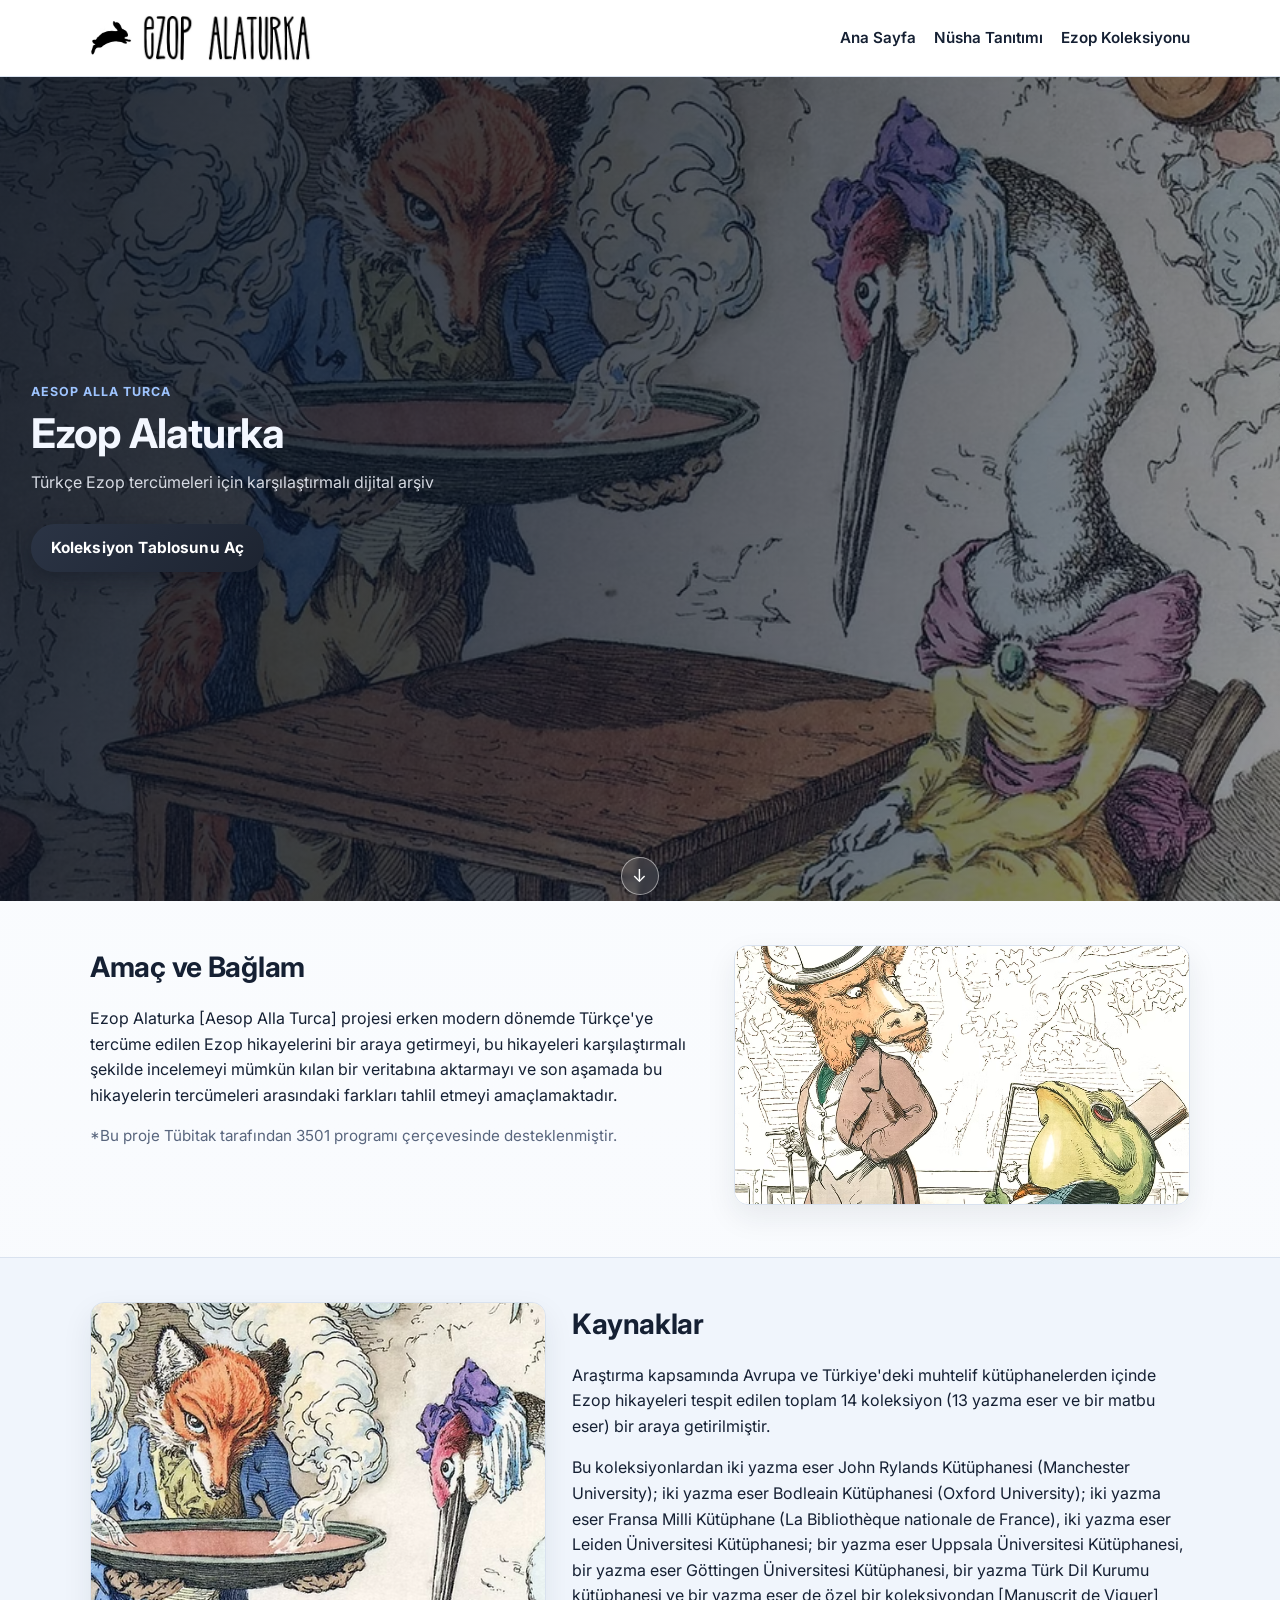
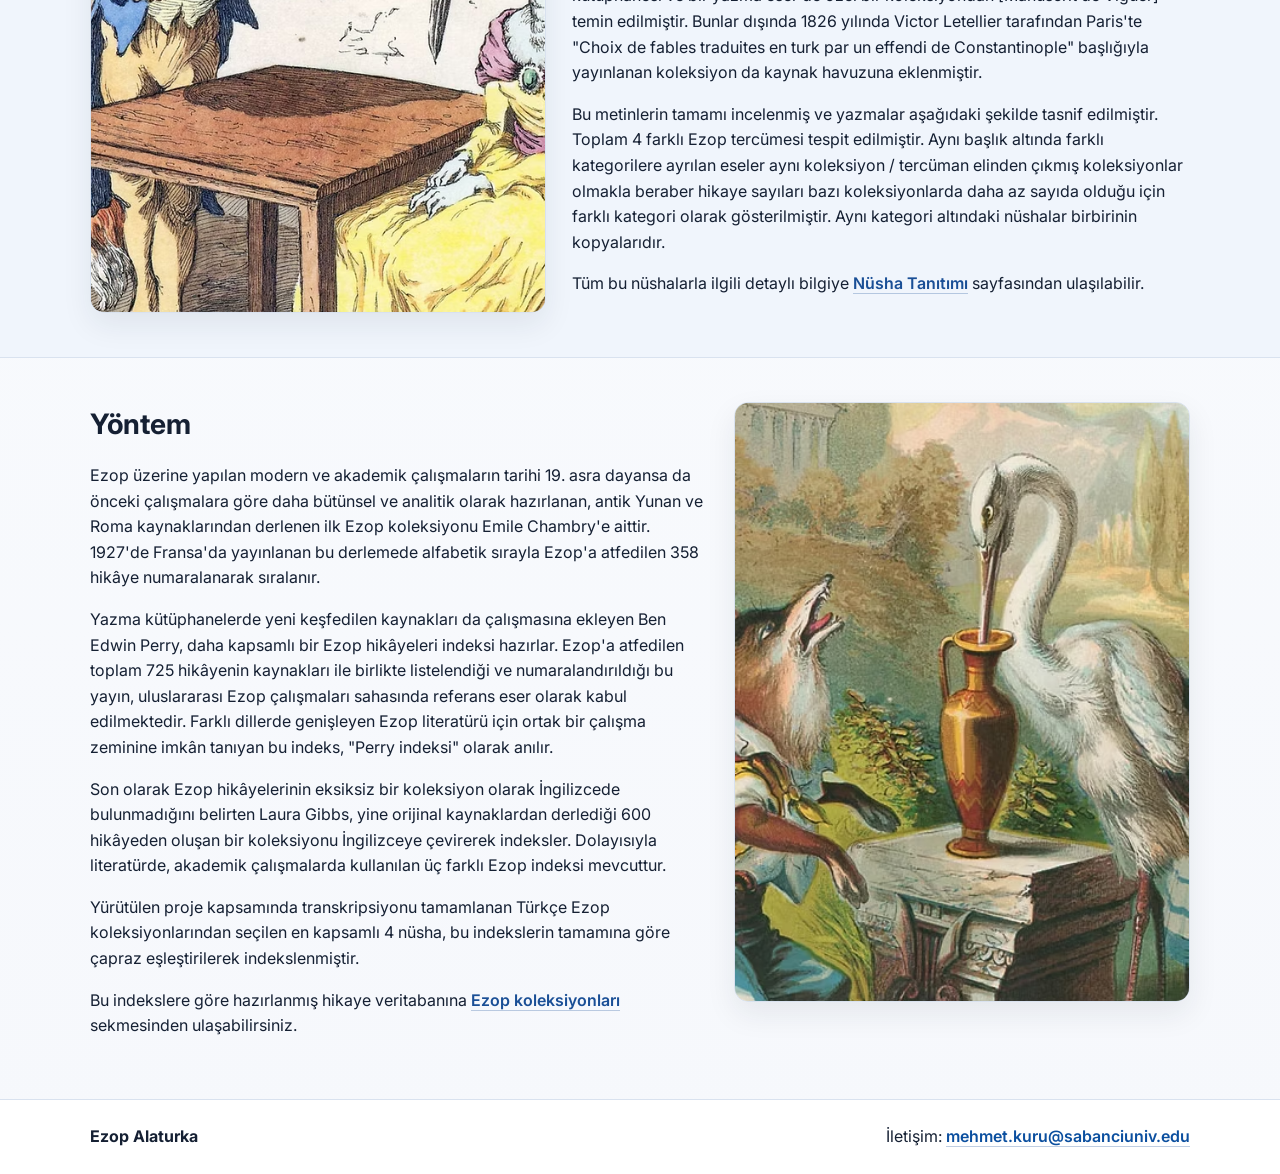
<file: index.html>
<!doctype html>
<html lang="tr">
<head>
  <meta charset="UTF-8">
  <meta name="viewport" content="width=device-width, initial-scale=1.0">
  <title>Ezop Alaturka</title>
  <meta name="description" content="Ezop Alaturka projesi: erken modern dönemde Türkçe Ezop tercümelerinin karşılaştırmalı veritabanı.">
  <link rel="preconnect" href="https://fonts.googleapis.com">
  <link rel="preconnect" href="https://fonts.gstatic.com" crossorigin>
  <link href="https://fonts.googleapis.com/css2?family=Inter:wght@400;500;600;700;800&display=swap" rel="stylesheet">
  <link rel="stylesheet" href="styles.css">
</head>
<body>
  <header class="site-header" id="top">
    <div class="container nav-wrap">
      <a class="brand" href="#top" aria-label="Ezop Alaturka ana sayfa">
        <img class="brand-rabbit" src="./logo photos/rabbit.avif" alt="Ezop Alaturka tavşan logosu">
        <img class="brand-name" src="./logo photos/2.png.avif" alt="Ezop Alaturka yazı logosu">
      </a>
      <button class="menu-toggle" id="menuToggle" aria-expanded="false" aria-controls="mainNav">Menü</button>
      <nav class="main-nav" id="mainNav">
        <a href="./">Ana Sayfa</a>
        <a href="./nusha-tanitimi">Nüsha Tanıtımı</a>
        <a href="./13 mayıs - tableModded_c6_deneme">Ezop Koleksiyonu</a>
      </nav>
    </div>
  </header>

  <main>
    <section class="hero">
      <div class="container hero-inner">
        <div class="hero-content">
          <p class="eyebrow">Aesop Alla Turca</p>
          <h1>Ezop Alaturka</h1>
          <p class="hero-text">
            Türkçe Ezop tercümeleri için karşılaştırmalı dijital arşiv
          </p>
          <div class="hero-actions">
            <a class="btn btn-primary" href="./13 mayıs - tableModded_c6_deneme">Koleksiyon Tablosunu Aç</a>
          </div>
        </div>
      </div>
      <a class="scroll-link" href="#amac" aria-label="Aşağı kaydır">
        <span class="scroll-arrow">↓</span>
      </a>
    </section>

    <section class="section" id="amac">
      <div class="container">
        <div class="split">
          <div>
            <h2>Amaç ve Bağlam</h2>
            <p>
              Ezop Alaturka [Aesop Alla Turca] projesi erken modern dönemde Türkçe'ye tercüme edilen Ezop hikayelerini bir araya getirmeyi, bu hikayeleri karşılaştırmalı şekilde incelemeyi mümkün kılan bir veritabına aktarmayı ve son aşamada bu hikayelerin tercümeleri arasındaki farkları tahlil etmeyi amaçlamaktadır.
            </p>
            <p class="note">
              *Bu proje Tübitak tarafından 3501 programı çerçevesinde desteklenmiştir.
            </p>
          </div>
          <figure class="inline-media">
            <img src="./main page photos/fdec8d_a607dec2bee74e96997eae9e6319609a~mv2.avif" alt="Ezop Alaturka amaç ve bağlam görseli">
          </figure>
        </div>
      </div>
    </section>

    <section class="section alt" id="kaynaklar">
      <div class="container">
        <div class="split split-reverse">
          <figure class="inline-media">
            <img src="./main page photos/fdec8d_634b7757510046ffbfd16b0e7037189d~mv2.avif" alt="Ezop Alaturka kaynaklar görseli">
          </figure>
          <div>
            <h2>Kaynaklar</h2>
            <p>
              Araştırma kapsamında Avrupa ve Türkiye'deki muhtelif kütüphanelerden içinde Ezop hikayeleri tespit edilen toplam 14 koleksiyon (13 yazma eser ve bir matbu eser) bir araya getirilmiştir.
            </p>
            <p>
              Bu koleksiyonlardan iki yazma eser John Rylands Kütüphanesi (Manchester University); iki yazma eser Bodleain Kütüphanesi (Oxford University); iki yazma eser Fransa Milli Kütüphane (La Bibliothèque nationale de France), iki yazma eser Leiden Üniversitesi Kütüphanesi; bir yazma eser Uppsala Üniversitesi Kütüphanesi, bir yazma eser Göttingen Üniversitesi Kütüphanesi, bir yazma Türk Dil Kurumu kütüphanesi ve bir yazma eser de özel bir koleksiyondan [Manuscrit de Viguer] temin edilmiştir. Bunlar dışında 1826 yılında Victor Letellier tarafından Paris'te "Choix de fables traduites en turk par un effendi de Constantinople" başlığıyla yayınlanan koleksiyon da kaynak havuzuna eklenmiştir.
            </p>
            <p>
              Bu metinlerin tamamı incelenmiş ve yazmalar aşağıdaki şekilde tasnif edilmiştir. Toplam 4 farklı Ezop tercümesi tespit edilmiştir. Aynı başlık altında farklı kategorilere ayrılan eseler aynı koleksiyon / tercüman elinden çıkmış koleksiyonlar olmakla beraber hikaye sayıları bazı koleksiyonlarda daha az sayıda olduğu için farklı kategori olarak gösterilmiştir. Aynı kategori altındaki nüshalar birbirinin kopyalarıdır.
            </p>
            <p>
              Tüm bu nüshalarla ilgili detaylı bilgiye <a class="inline-link" href="./nusha-tanitimi">Nüsha Tanıtımı</a> sayfasından ulaşılabilir.
            </p>
          </div>
        </div>
      </div>
    </section>

    <section class="section" id="yontem">
      <div class="container">
        <div class="split">
          <div>
            <h2>Yöntem</h2>
            <p>
              Ezop üzerine yapılan modern ve akademik çalışmaların tarihi 19. asra dayansa da önceki çalışmalara göre daha bütünsel ve analitik olarak hazırlanan, antik Yunan ve Roma kaynaklarından derlenen ilk Ezop koleksiyonu Emile Chambry'e aittir. 1927'de Fransa'da yayınlanan bu derlemede alfabetik sırayla Ezop'a atfedilen 358 hikâye numaralanarak sıralanır.
            </p>
            <p>
              Yazma kütüphanelerde yeni keşfedilen kaynakları da çalışmasına ekleyen Ben Edwin Perry, daha kapsamlı bir Ezop hikâyeleri indeksi hazırlar. Ezop'a atfedilen toplam 725 hikâyenin kaynakları ile birlikte listelendiği ve numaralandırıldığı bu yayın, uluslararası Ezop çalışmaları sahasında referans eser olarak kabul edilmektedir. Farklı dillerde genişleyen Ezop literatürü için ortak bir çalışma zeminine imkân tanıyan bu indeks, "Perry indeksi" olarak anılır.
            </p>
            <p>
              Son olarak Ezop hikâyelerinin eksiksiz bir koleksiyon olarak İngilizcede bulunmadığını belirten Laura Gibbs, yine orijinal kaynaklardan derlediği 600 hikâyeden oluşan bir koleksiyonu İngilizceye çevirerek indeksler. Dolayısıyla literatürde, akademik çalışmalarda kullanılan üç farklı Ezop indeksi mevcuttur.
            </p>
            <p>
              Yürütülen proje kapsamında transkripsiyonu tamamlanan Türkçe Ezop koleksiyonlarından seçilen en kapsamlı 4 nüsha, bu indekslerin tamamına göre çapraz eşleştirilerek indekslenmiştir.
            </p>
            <p>
              Bu indekslere göre hazırlanmış hikaye veritabanına <a class="inline-link" href="./13 mayıs - tableModded_c6_deneme">Ezop koleksiyonları</a> sekmesinden ulaşabilirsiniz.
            </p>
          </div>
          <figure class="inline-media">
            <img src="./main page photos/fdec8d_9d4bb9efe42a43e9a6019ff7237a19f1~mv2.avif" alt="Ezop Alaturka yöntem görseli">
          </figure>
        </div>
      </div>
    </section>
  </main>

  <footer class="site-footer">
    <div class="container footer-wrap">
      <p>Ezop Alaturka</p>
      <span>İletişim: <a class="inline-link" href="mailto:mehmet.kuru@sabanciuniv.edu">mehmet.kuru@sabanciuniv.edu</a></span>
    </div>
  </footer>

  <script src="script.js"></script>
</body>
</html>
</file>
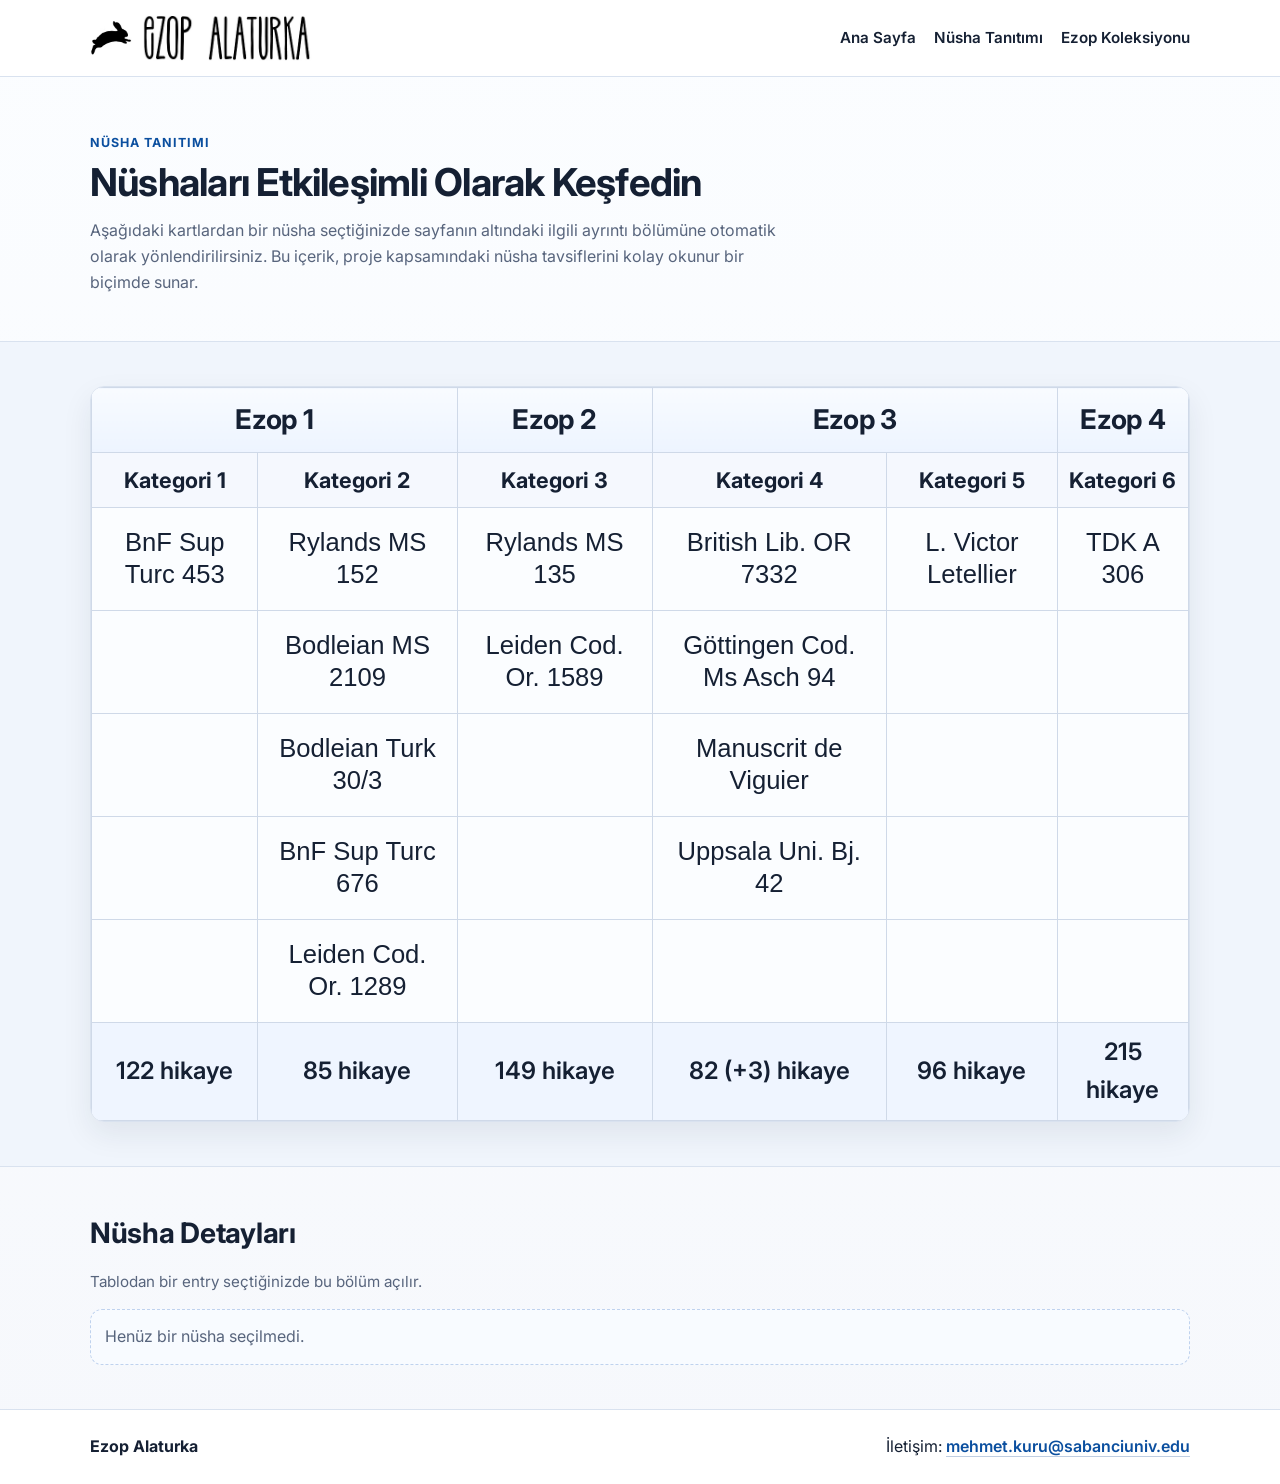
<file: nusha-tanitimi.html>
<!doctype html>
<html lang="tr">
<head>
  <meta charset="UTF-8">
  <meta name="viewport" content="width=device-width, initial-scale=1.0">
  <title>Nüsha Tanıtımı | Ezop Alaturka</title>
  <meta name="description" content="Ezop Alaturka nüshalarının karşılaştırmalı ve etkileşimli tanıtım sayfası.">
  <link rel="preconnect" href="https://fonts.googleapis.com">
  <link rel="preconnect" href="https://fonts.gstatic.com" crossorigin>
  <link href="https://fonts.googleapis.com/css2?family=Inter:wght@400;500;600;700;800&display=swap" rel="stylesheet">
  <link rel="stylesheet" href="styles.css">
</head>
<body>
  <header class="site-header" id="top">
    <div class="container nav-wrap">
      <a class="brand" href="./" aria-label="Ezop Alaturka ana sayfa">
        <img class="brand-rabbit" src="./logo photos/rabbit.avif" alt="Ezop Alaturka tavşan logosu">
        <img class="brand-name" src="./logo photos/2.png.avif" alt="Ezop Alaturka yazı logosu">
      </a>
      <button class="menu-toggle" id="menuToggle" aria-expanded="false" aria-controls="mainNav">Menü</button>
      <nav class="main-nav" id="mainNav">
        <a href="./">Ana Sayfa</a>
        <a href="./nusha-tanitimi">Nüsha Tanıtımı</a>
        <a href="./13 mayıs - tableModded_c6_deneme">Ezop Koleksiyonu</a>
      </nav>
    </div>
  </header>

  <main>
    <section class="section nusha-hero">
      <div class="container">
        <p class="eyebrow nusha-eyebrow">Nüsha Tanıtımı</p>
        <h1 class="nusha-title">Nüshaları Etkileşimli Olarak Keşfedin</h1>
        <p class="nusha-intro">
          Aşağıdaki kartlardan bir nüsha seçtiğinizde sayfanın altındaki ilgili ayrıntı bölümüne
          otomatik olarak yönlendirilirsiniz. Bu içerik, proje kapsamındaki nüsha tavsiflerini kolay okunur bir biçimde sunar.
        </p>
      </div>
    </section>

    <section class="section alt">
      <div class="container">
        <div class="nusha-table-wrap">
          <table class="nusha-table" id="nushaTable" aria-label="Ezop nüsha matrisi">
            <thead>
              <tr>
                <th colspan="2">Ezop 1</th>
                <th>Ezop 2</th>
                <th colspan="2">Ezop 3</th>
                <th>Ezop 4</th>
              </tr>
              <tr>
                <th>Kategori 1</th>
                <th>Kategori 2</th>
                <th>Kategori 3</th>
                <th>Kategori 4</th>
                <th>Kategori 5</th>
                <th>Kategori 6</th>
              </tr>
            </thead>
            <tbody id="nushaMatrixBody"></tbody>
            <tfoot>
              <tr>
                <td>122 hikaye</td>
                <td>85 hikaye</td>
                <td>149 hikaye</td>
                <td>82 (+3) hikaye</td>
                <td>96 hikaye</td>
                <td>215 hikaye</td>
              </tr>
            </tfoot>
          </table>
        </div>
      </div>
    </section>

    <section class="section" id="nusha-detaylar">
      <div class="container">
        <h2>Nüsha Detayları</h2>
        <p class="note">Tablodan bir entry seçtiğinizde bu bölüm açılır.</p>
        <div class="nusha-detail-empty" id="nushaDetailEmpty">Henüz bir nüsha seçilmedi.</div>
        <article class="nusha-detail-single" id="nushaDetailPanel" hidden></article>
      </div>
    </section>
  </main>

  <footer class="site-footer">
    <div class="container footer-wrap">
      <p>Ezop Alaturka</p>
      <span>İletişim: <a class="inline-link" href="mailto:mehmet.kuru@sabanciuniv.edu">mehmet.kuru@sabanciuniv.edu</a></span>
    </div>
  </footer>

  <script src="script.js"></script>
</body>
</html>
</file>
<file: styles.css>
:root {
  --bg: #f6f8fc;
  --surface: #ffffff;
  --text: #152033;
  --muted: #58657d;
  --border: #d9e2ef;
  --brand: #0b4f9f;
  --brand-soft: #e9f2ff;
  --shadow: 0 12px 30px rgba(21, 32, 51, 0.08);
  --radius: 16px;
}

* {
  box-sizing: border-box;
}

html,
body {
  margin: 0;
  padding: 0;
}

body {
  font-family: Inter, -apple-system, BlinkMacSystemFont, "Segoe UI", Roboto, Arial, sans-serif;
  background: linear-gradient(180deg, #fbfdff 0%, var(--bg) 100%);
  color: var(--text);
  line-height: 1.6;
}

.container {
  width: min(1100px, 92%);
  margin: 0 auto;
}

.site-header {
  position: sticky;
  top: 0;
  z-index: 20;
  backdrop-filter: blur(10px);
  background: rgba(255, 255, 255, 0.9);
  border-bottom: 1px solid var(--border);
}

.nav-wrap {
  display: flex;
  align-items: center;
  justify-content: space-between;
  gap: 14px;
  min-height: 76px;
}

.brand {
  display: inline-flex;
  align-items: center;
  gap: 10px;
  text-decoration: none;
}

.brand-rabbit {
  width: 42px;
  height: 42px;
  object-fit: contain;
}

.brand-name {
  width: 170px;
  height: auto;
  object-fit: contain;
}

.main-nav {
  display: flex;
  align-items: center;
  gap: 18px;
}

.main-nav a {
  color: var(--text);
  text-decoration: none;
  font-weight: 600;
  font-size: 0.95rem;
}

.main-nav a:hover {
  color: var(--brand);
}

.menu-toggle {
  display: none;
  border: 1px solid var(--border);
  background: var(--surface);
  border-radius: 10px;
  padding: 9px 12px;
  font-weight: 600;
}

.hero {
  position: relative;
  min-height: calc(100vh - 76px);
  display: flex;
  align-items: center;
  padding: 70px 0 54px;
  overflow: hidden;
  color: #f3f7ff;
}

.hero::before {
  content: "";
  position: absolute;
  inset: 0;
  background-image:
    linear-gradient(100deg, rgba(7, 16, 31, 0.88) 0%, rgba(7, 16, 31, 0.74) 42%, rgba(7, 16, 31, 0.42) 100%),
    url("./main page photos/fdec8d_634b7757510046ffbfd16b0e7037189d~mv2.avif");
  background-size: cover;
  background-position: center 30%;
  transform: scale(1.01);
}

.hero-inner {
  position: relative;
  z-index: 1;
  width: 100%;
  padding-left: clamp(10px, 2.4vw, 34px);
}

.hero-content {
  max-width: 760px;
  padding: 10px 0 50px;
}

.eyebrow {
  margin: 0 0 8px;
  color: #9ec4ff;
  font-weight: 700;
  letter-spacing: 0.08em;
  text-transform: uppercase;
  font-size: 0.78rem;
}

h1 {
  margin: 0;
  font-size: clamp(1.9rem, 3.2vw, 3.4rem);
  line-height: 1.13;
  letter-spacing: -0.02em;
  text-wrap: balance;
}

.hero-text {
  margin-top: 14px;
  color: rgba(243, 247, 255, 0.86);
  max-width: 62ch;
}

.hero-actions {
  margin-top: 28px;
  display: flex;
  gap: 12px;
  flex-wrap: wrap;
}

.btn {
  display: inline-flex;
  align-items: center;
  justify-content: center;
  border-radius: 999px;
  text-decoration: none;
  font-weight: 700;
  padding: 12px 20px;
  font-size: 0.96rem;
  letter-spacing: 0.01em;
  transition: transform 0.2s ease, box-shadow 0.2s ease, background-color 0.2s ease;
}

.btn-primary {
  background: linear-gradient(135deg, #2b3445, #1d2431);
  color: #fff;
  box-shadow: 0 8px 22px rgba(9, 15, 28, 0.35);
}

.btn-ghost {
  border: 1px solid rgba(255, 255, 255, 0.45);
  background: rgba(255, 255, 255, 0.14);
  color: #fff;
}

.btn:hover {
  transform: translateY(-1px);
}

.scroll-link {
  position: absolute;
  left: 50%;
  bottom: 6px;
  transform: translateX(-50%);
  display: inline-flex;
  align-items: center;
  text-decoration: none;
}

.scroll-arrow {
  display: inline-flex;
  width: 38px;
  height: 38px;
  align-items: center;
  justify-content: center;
  border-radius: 999px;
  border: 1px solid rgba(255, 255, 255, 0.5);
  background: rgba(255, 255, 255, 0.12);
  color: #ffffff;
  font-size: 1.12rem;
  backdrop-filter: blur(3px);
  animation: bounce 2s infinite;
}

@keyframes bounce {
  0%, 20%, 50%, 80%, 100% { transform: translateY(0); }
  40% { transform: translateY(4px); }
  60% { transform: translateY(2px); }
}

.section {
  padding: 44px 0;
}

.split {
  display: grid;
  grid-template-columns: 1.15fr 0.85fr;
  gap: 26px;
  align-items: stretch;
}

.split-reverse {
  grid-template-columns: 0.85fr 1.15fr;
}

.inline-media {
  margin: 0;
  height: 100%;
}

.inline-media img {
  width: 100%;
  height: 100%;
  min-height: 360px;
  object-fit: cover;
  object-position: center center;
  border-radius: 14px;
  border: 1px solid var(--border);
  box-shadow: var(--shadow);
}

#amac .inline-media img {
  width: 100%;
  height: auto;
  min-height: 0;
  max-height: 260px;
}

#amac .inline-media {
  height: auto;
  align-self: start;
}

#yontem .inline-media img {
  max-height: 600px;
  object-position: center 28%;
}

.section.alt {
  background: #f0f5fc;
  border-top: 1px solid var(--border);
  border-bottom: 1px solid var(--border);
}

h2 {
  margin: 0 0 14px;
  font-size: clamp(1.35rem, 2.2vw, 2rem);
  letter-spacing: -0.01em;
}

.note {
  margin-top: 10px;
  color: var(--muted);
  font-size: 0.95rem;
}

.inline-link {
  color: #1a4f96;
  text-decoration: none;
  font-weight: 600;
  border-bottom: 1px solid rgba(26, 79, 150, 0.28);
  transition: color 0.2s ease, border-color 0.2s ease;
}

.inline-link:hover {
  color: #0f3b77;
  border-bottom-color: rgba(15, 59, 119, 0.55);
}

.cards {
  margin-top: 16px;
  display: grid;
  gap: 12px;
  grid-template-columns: repeat(3, 1fr);
}

.card {
  background: var(--surface);
  border: 1px solid var(--border);
  border-radius: 12px;
  padding: 14px;
  box-shadow: var(--shadow);
}

.card h3 {
  margin: 0 0 8px;
  font-size: 1rem;
}

.card p {
  margin: 0;
  color: var(--muted);
  font-size: 0.94rem;
}

.site-footer {
  border-top: 1px solid var(--border);
  background: #fff;
}

.footer-wrap {
  min-height: 74px;
  display: flex;
  align-items: center;
  justify-content: space-between;
  gap: 12px;
}

.footer-wrap p {
  margin: 0;
  font-weight: 700;
}

.footer-wrap a {
  color: var(--brand);
  text-decoration: none;
  font-weight: 600;
}

@media (max-width: 980px) {
  .split,
  .split-reverse,
  .cards {
    grid-template-columns: 1fr;
  }

  .inline-media {
    height: auto;
  }

  .inline-media img {
    height: auto;
    min-height: 0;
    aspect-ratio: 16 / 10;
  }
}

@media (max-width: 760px) {
  .menu-toggle {
    display: inline-flex;
  }

  .main-nav {
    position: absolute;
    top: 76px;
    left: 0;
    right: 0;
    background: #fff;
    border-bottom: 1px solid var(--border);
    display: none;
    flex-direction: column;
    align-items: flex-start;
    padding: 12px 4%;
  }

  .main-nav.open {
    display: flex;
  }

  .hero {
    min-height: 74vh;
    padding: 48px 0 34px;
  }

  .hero-content {
    max-width: 100%;
    padding-bottom: 56px;
  }

  .hero-inner {
    padding-left: 0;
  }

  .footer-wrap {
    flex-direction: column;
    justify-content: center;
    padding: 14px 0;
    text-align: center;
  }
}

.nusha-hero {
  padding-top: 56px;
  padding-bottom: 30px;
}

.nusha-eyebrow {
  color: var(--brand);
}

.nusha-title {
  color: var(--text);
  font-size: clamp(1.85rem, 3vw, 2.9rem);
}

.nusha-intro {
  max-width: 70ch;
  color: var(--muted);
  margin-top: 14px;
}

.nusha-chip {
  display: inline-flex;
  align-items: center;
  border-radius: 999px;
  background: #eef5ff;
  color: #0d3e7b;
  border: 1px solid #cbe0ff;
  font-size: 0.78rem;
  font-weight: 700;
  padding: 3px 8px;
}

.nusha-table-wrap {
  overflow-x: auto;
  border-radius: 14px;
  border: 1px solid var(--border);
  background: #fff;
  box-shadow: var(--shadow);
}

.nusha-table {
  width: 100%;
  min-width: 920px;
  border-collapse: collapse;
}

.nusha-table th,
.nusha-table td {
  border: 1px solid #cfd9e8;
  text-align: center;
  padding: 10px;
}

.nusha-table thead tr:first-child th {
  background: linear-gradient(180deg, #f8fbff, #edf4ff);
  font-size: 1.7rem;
  letter-spacing: -0.01em;
}

.nusha-table thead tr:nth-child(2) th {
  background: #f5f8fe;
  font-size: 1.35rem;
}

.nusha-table tbody td {
  min-height: 100px;
  height: 100px;
  background: #fbfdff;
}

.nusha-entry {
  width: 100%;
  height: 100%;
  min-height: 70px;
  border: 1px solid transparent;
  background: transparent;
  color: var(--text);
  border-radius: 10px;
  font-size: 1.6rem;
  line-height: 1.25;
  font-weight: 500;
  cursor: pointer;
  padding: 8px;
  transition: all 0.2s ease;
}

.nusha-entry:hover {
  background: #edf4ff;
  border-color: #b9d2f8;
}

.nusha-entry.is-active {
  background: #dbe9ff;
  border-color: #7ea8ea;
  box-shadow: 0 0 0 2px rgba(11, 79, 159, 0.15);
}

.nusha-empty-cell {
  background: #f7f9fc;
}

.nusha-table tfoot td {
  background: #eff5ff;
  font-size: 1.5rem;
  font-weight: 600;
}

.nusha-detail-empty {
  margin-top: 14px;
  border: 1px dashed #bfd2ee;
  background: #f8fbff;
  color: var(--muted);
  border-radius: 12px;
  padding: 14px;
}

.nusha-detail-single {
  margin-top: 14px;
  border: 1px solid var(--border);
  border-radius: 14px;
  background: #fff;
  box-shadow: var(--shadow);
  padding: 16px;
  scroll-margin-top: 90px;
}

.nusha-detail-head {
  display: flex;
  flex-wrap: wrap;
  align-items: center;
  gap: 10px;
  margin-bottom: 8px;
}

.nusha-detail-single h3 {
  margin: 0;
}

.nusha-detail-single p {
  margin: 6px 0;
}

.nusha-detail-full {
  margin-top: 10px;
  border-top: 1px solid #d7e3f3;
  padding-top: 10px;
}

.nusha-tavsif-text {
  white-space: pre-line;
}
</file>
